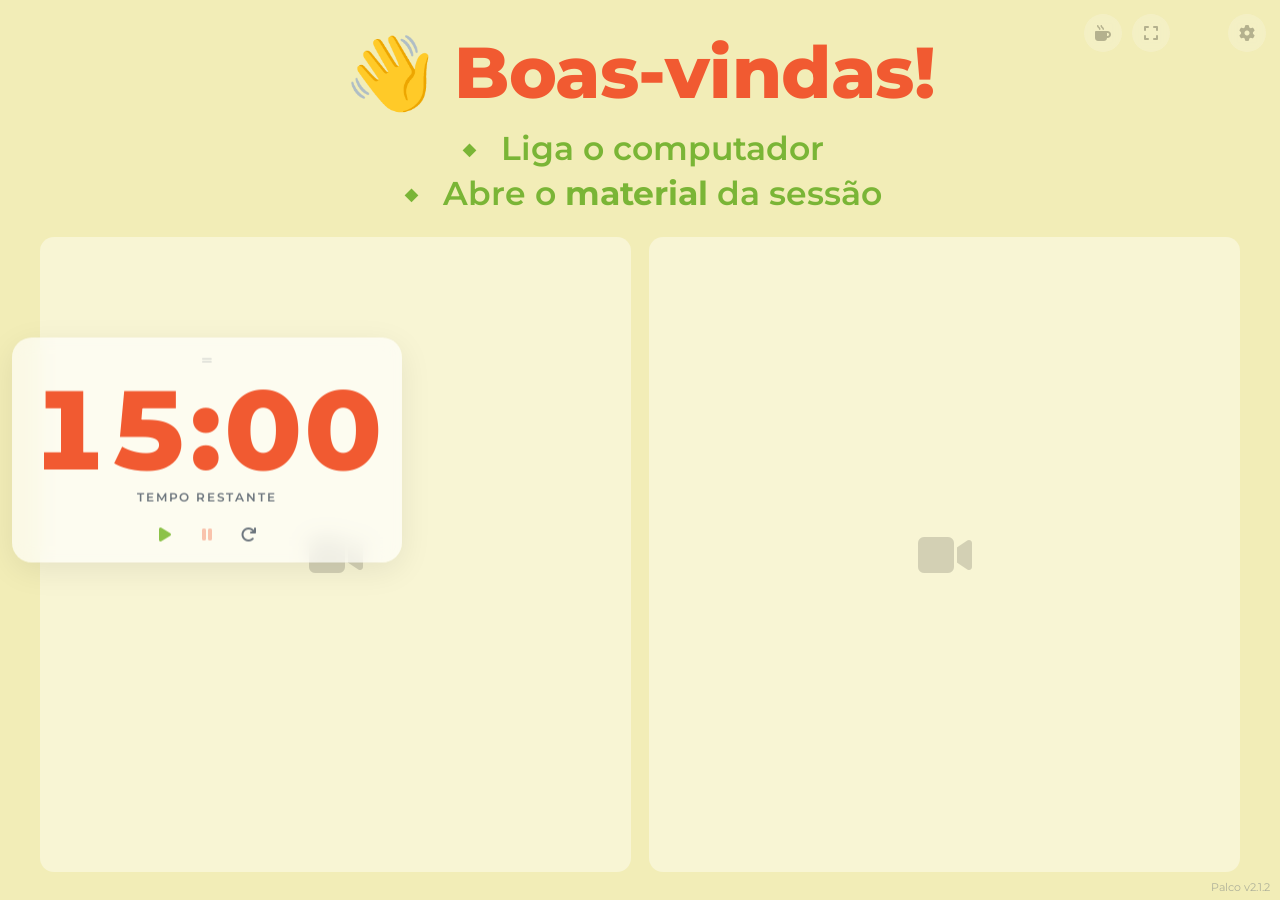
<file: index.html>
<!DOCTYPE html>
<html lang="pt">
<head>
    <meta charset="UTF-8">
    <meta name="viewport" content="width=device-width, initial-scale=1.0">
    <title>TV</title>
    <link rel="icon" href="data:image/svg+xml,<svg xmlns=%22http://www.w3.org/2000/svg%22 viewBox=%220 0 100 100%22><text y=%22.9em%22 font-size=%2290%22>⏱️</text></svg>">
    <link rel="stylesheet" href="https://cdnjs.cloudflare.com/ajax/libs/font-awesome/6.4.0/css/all.min.css">
    <link href="https://fonts.googleapis.com/css2?family=Montserrat:wght@400;500;600;700;800&display=swap" rel="stylesheet">
    <link rel="stylesheet" href="css/base.css">
    <link rel="stylesheet" href="css/board.css">
</head>
<body>

<!-- Botões mínimos no canto -->
<button class="round-btn break-btn" id="breakBtn" title="Pausa (P)">
    <i class="fas fa-mug-hot"></i>
</button>
<button class="round-btn fullscreen-btn" id="fullscreenBtn" title="Ecrã inteiro (F)">
    <i class="fas fa-expand"></i>
</button>
<button class="round-btn gear-btn" id="gearBtn" title="Abrir controlo (G)">
    <i class="fas fa-cog"></i>
</button>

<!-- Quadro -->
<main class="board">
    <header class="board-header">
        <h1 class="scene-title" id="sceneTitle"></h1>
        <div class="scene-subtext" id="sceneSubtext"></div>
    </header>

    <section class="board-media" id="boardMedia">
        <div class="media-slot" id="mediaSlot1">
            <div class="media-frame" id="mediaFrame1"></div>
            <div class="media-empty" id="mediaEmpty1"><i class="fas fa-video"></i></div>
        </div>
        <div class="media-slot" id="mediaSlot2">
            <div class="media-frame" id="mediaFrame2"></div>
            <div class="media-empty" id="mediaEmpty2"><i class="fas fa-video"></i></div>
        </div>
        <div class="media-slot media-slot-site hidden" id="mediaSlotSite">
            <div class="media-frame" id="mediaFrameSite"></div>
            <div class="media-empty" id="mediaEmptySite"><i class="fas fa-globe"></i></div>
        </div>
        <div class="media-slot media-slot-images" id="mediaSlotImages">
            <div class="slideshow" id="slideshow">
                <img class="slide" alt="">
                <img class="slide" alt="">
            </div>
            <div class="media-empty" id="mediaEmptyImages"><i class="fas fa-images"></i></div>
        </div>
    </section>
</main>

<!-- Timer compacto -->
<div class="compact-timer hidden" id="compactTimer">
    <div class="ct-handle" title="Arrastar (duplo clique: posição automática)"><i class="fas fa-grip-lines"></i></div>
    <div class="ct-time" id="ctTime">10:00</div>
    <div class="ct-controls">
        <button class="ct-btn start" id="ctStart" title="Iniciar"><i class="fas fa-play"></i></button>
        <button class="ct-btn pause" id="ctPause" title="Pausar" disabled><i class="fas fa-pause"></i></button>
        <button class="ct-btn reset" id="ctReset" title="Repor o tempo"><i class="fas fa-redo"></i></button>
    </div>
</div>

<!-- Timer grande -->
<aside class="big-timer" id="bigTimer">
    <div class="bt-handle" title="Arrastar"><i class="fas fa-grip-lines"></i></div>
    <div class="bt-time" id="btTime">10:00</div>
    <div class="bt-label">Tempo Restante</div>
    <div class="bt-controls">
        <button class="bt-btn start" id="btStart" title="Iniciar"><i class="fas fa-play"></i></button>
        <button class="bt-btn pause" id="btPause" title="Pausar" disabled><i class="fas fa-pause"></i></button>
        <button class="bt-btn reset" id="btReset" title="Repor o tempo"><i class="fas fa-redo"></i></button>
    </div>
</aside>

<!-- Notificações -->
<div class="notification" id="notification"></div>

<div class="minute-notification" id="minuteNotification">
    <div class="minute-notification-icon"><i class="fas fa-clock"></i></div>
    <div class="minute-notification-text">&lt;1 Minuto!</div>
    <div class="minute-notification-subtext">Prepara-te para terminar</div>
</div>

<div class="fullscreen-notification" id="fullscreenNotification">
    <div class="fullscreen-notification-icon"><i class="fas fa-bell"></i></div>
    <div class="fullscreen-notification-text">Tempo Terminado!</div>
    <button class="fullscreen-notification-btn" id="closeFullscreenNotification">OK</button>
</div>

<div class="footer app-credits"></div>

<script src="https://code.jquery.com/jquery-3.6.4.min.js"></script>
<script src="js/app-info.js"></script>
<script src="js/utils.js"></script>
<script src="js/scenes.js"></script>
<script src="js/store.js"></script>
<script src="js/sync.js"></script>
<script src="js/notify.js"></script>
<script src="js/timer.js"></script>
<script src="js/draggable.js"></script>
<script src="js/images.js"></script>
<script src="js/slideshow.js"></script>
<script src="js/media.js"></script>
<script src="js/board-view.js"></script>
<script src="js/actions.js"></script>
<script src="js/app-board.js"></script>
</body>
</html>
</file>
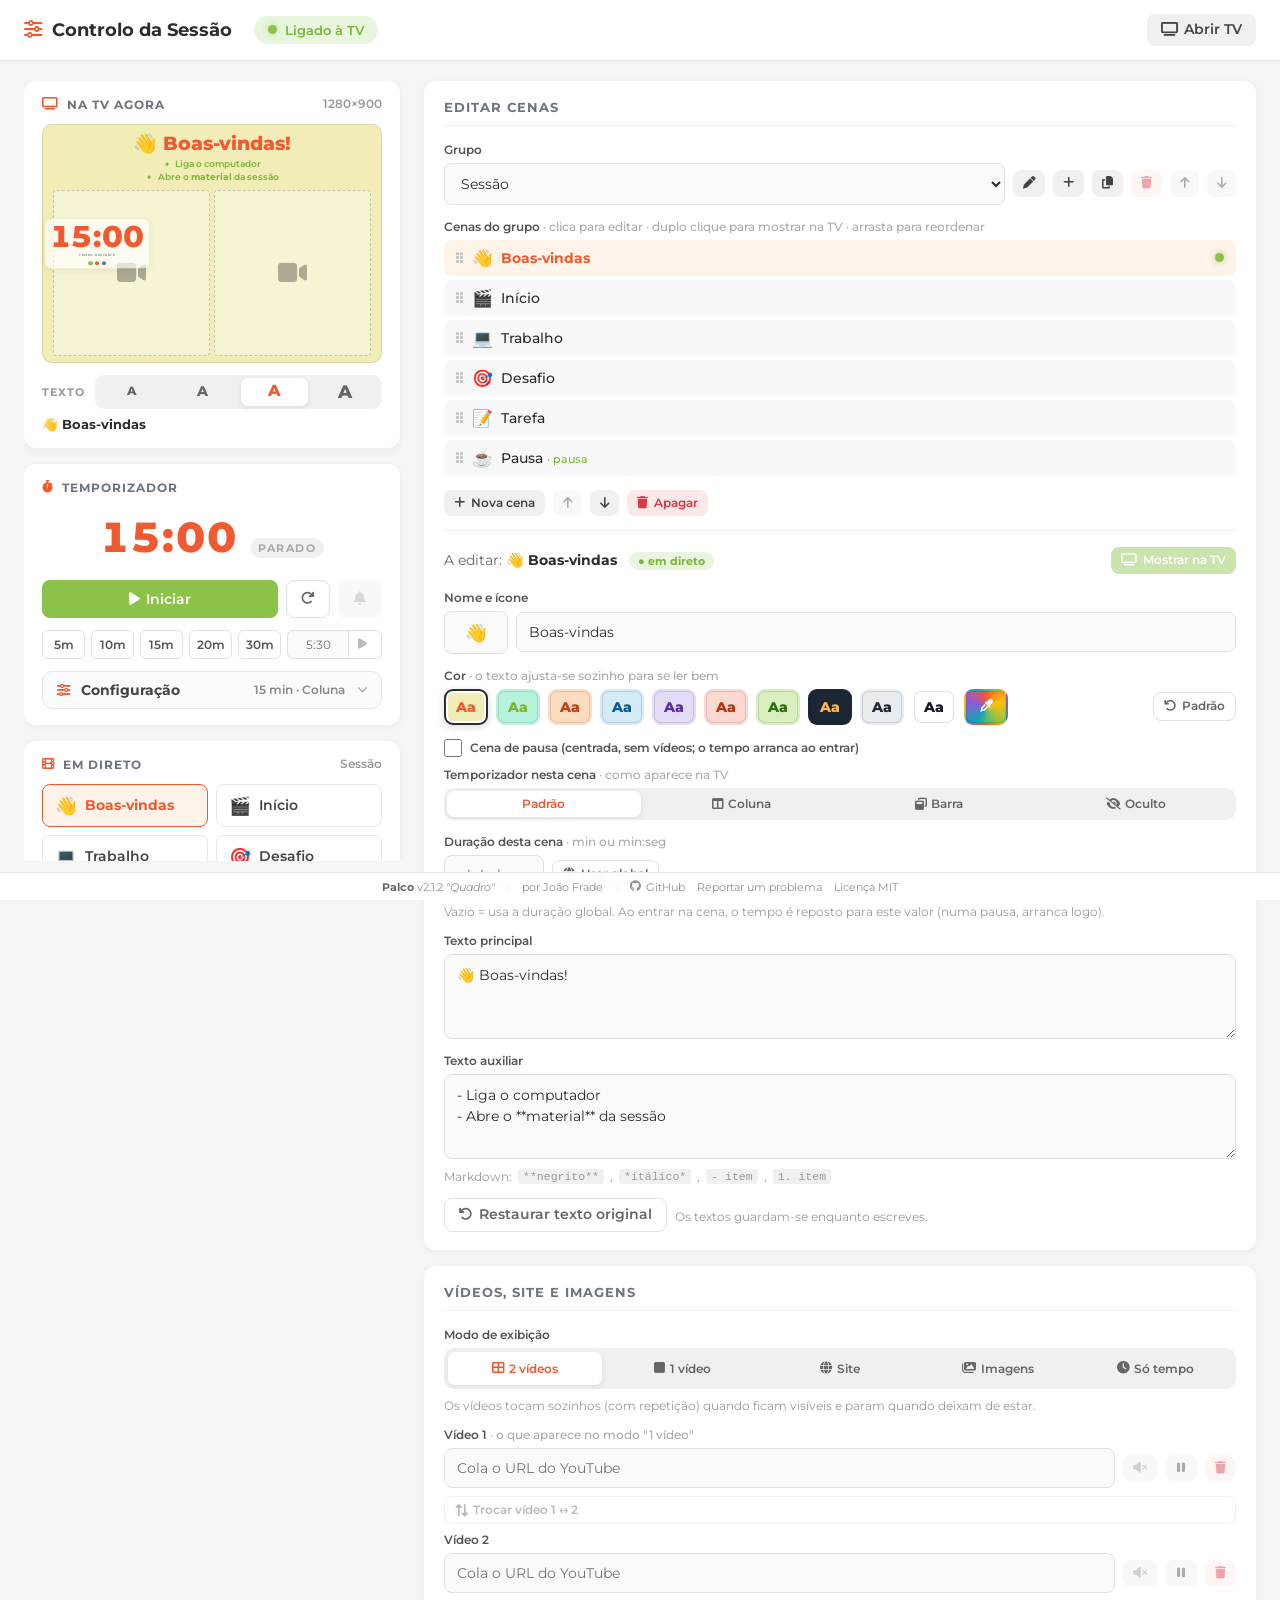
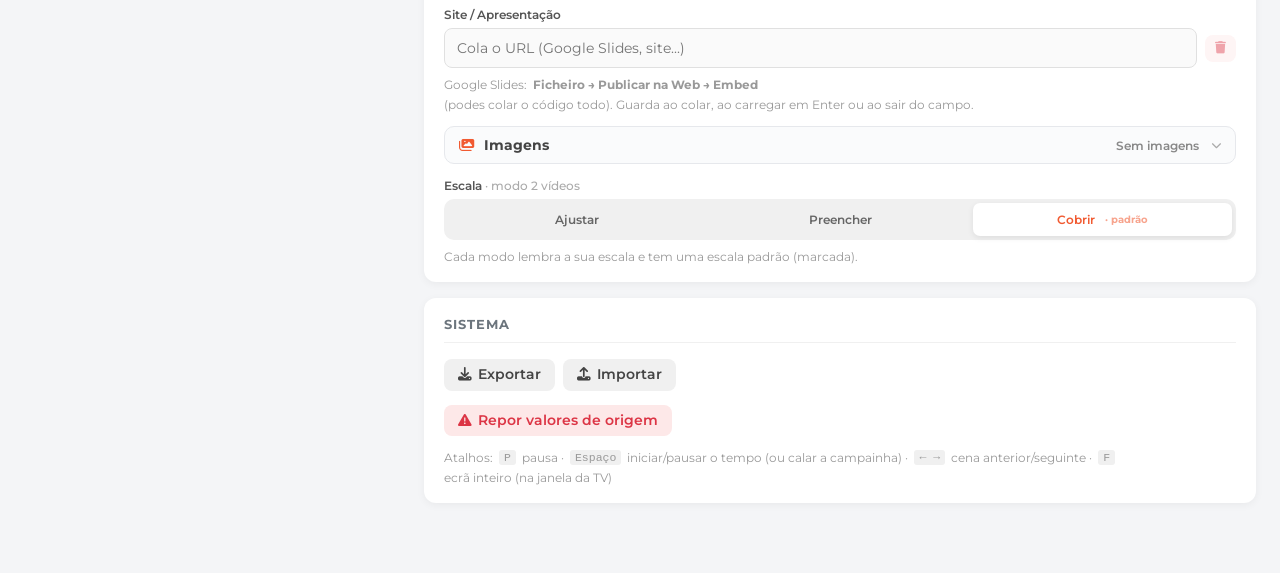
<file: control.html>
<!DOCTYPE html>
<html lang="pt">
<head>
    <meta charset="UTF-8">
    <meta name="viewport" content="width=device-width, initial-scale=1.0">
    <title>Controlo</title>
    <link rel="icon" href="data:image/svg+xml,<svg xmlns=%22http://www.w3.org/2000/svg%22 viewBox=%220 0 100 100%22><text y=%22.9em%22 font-size=%2290%22>🎛️</text></svg>">
    <link rel="stylesheet" href="https://cdnjs.cloudflare.com/ajax/libs/font-awesome/6.4.0/css/all.min.css">
    <link href="https://fonts.googleapis.com/css2?family=Montserrat:wght@400;500;600;700;800&display=swap" rel="stylesheet">
    <link rel="stylesheet" href="css/base.css">
    <link rel="stylesheet" href="css/control.css">
</head>
<body class="control-body">

<!-- ============================================================
     CABEÇALHO
     ============================================================ -->
<header class="control-header">
    <div class="ctrl-header-left">
        <h1><i class="fas fa-sliders-h"></i> Controlo da Sessão</h1>
        <div class="conn-status" id="connStatus">
            <span class="conn-dot"></span>
            <span class="conn-label">A ligar...</span>
        </div>
    </div>
    <div class="ctrl-header-right">
        <button class="ctrl-btn" id="openTvBtn">
            <i class="fas fa-tv"></i> Abrir TV
        </button>
    </div>
</header>

<!-- ============================================================
     CORPO
     ============================================================ -->
<div class="control-main">

    <!-- ===================== ESQUERDA ===================== -->
    <aside class="control-left">

        <!-- Pré-visualização da TV -->
        <section class="ctrl-card preview-card">
            <h2><i class="fas fa-tv"></i> Na TV agora <small class="h2-sub" id="tvSize"></small></h2>

            <div class="mini-tv" id="miniTv" aria-label="Pré-visualização da TV (1080p)">
                <div class="mini-readout" id="miniReadout"></div>
                <div class="mini-stage">
                    <div class="mini-board">
                        <div class="mini-header" id="miniHeader">
                            <div class="mini-title" id="previewTitle"></div>
                            <div class="mini-sub" id="previewSubtext"></div>
                        </div>
                        <div class="mini-media" id="miniMedia"></div>
                    </div>
                    <div class="mini-big" id="miniBig">
                        <div class="mini-time"></div>
                        <div class="mini-label">Tempo restante</div>
                        <div class="mini-ctrls"><i class="go"></i><i class="warn"></i><i class="idle"></i></div>
                    </div>
                    <div class="mini-compact" id="miniCompact">
                        <div class="mini-time"></div>
                        <div class="mini-ctrls"><i class="go"></i><i class="warn"></i><i class="idle"></i></div>
                    </div>
                </div>
            </div>

            <div class="text-size">
                <span class="text-size-label">Texto</span>
                <div class="segmented small" id="textSizeSegmented" title="Tamanho do texto na TV: aumenta para quem está ao fundo da sala">
                    <button data-text-size="normal" title="Normal"><span style="font-size:.74rem">A</span></button>
                    <button data-text-size="medium" title="Médio"><span style="font-size:.86rem">A</span></button>
                    <button data-text-size="large" title="Grande"><span style="font-size:.98rem">A</span></button>
                    <button data-text-size="xlarge" title="Muito grande"><span style="font-size:1.14rem">A</span></button>
                </div>
            </div>

            <div class="preview-caption">
                <strong id="stateScene">-</strong>
            </div>
        </section>

        <!-- Temporizador -->
        <section class="ctrl-card">
            <h2><i class="fas fa-stopwatch"></i> Temporizador</h2>
            <div class="remote-timer">
                <div class="remote-time-wrap">
                    <div class="remote-time" id="remoteTime">10:00</div>
                    <div class="remote-status" id="remoteStatus">parado</div>
                </div>

                <div class="remote-controls">
                    <button class="ctrl-btn big success" id="remoteToggle" disabled>
                        <i class="fas fa-play"></i> <span>Iniciar</span>
                    </button>
                    <button class="ctrl-btn ghost icon-btn" id="remoteReset" title="Repor o tempo" disabled>
                        <i class="fas fa-redo"></i>
                    </button>
                    <button class="ctrl-btn alarm-btn" id="alarmBtn" title="Campainha (acende quando o tempo acaba, clica para calar)" disabled>
                        <i class="fas fa-bell"></i>
                    </button>
                </div>

                <div class="quick-start">
                    <button data-secs="300" class="preset-btn" title="Iniciar 5 minutos">5m</button>
                    <button data-secs="600" class="preset-btn" title="Iniciar 10 minutos">10m</button>
                    <button data-secs="900" class="preset-btn" title="Iniciar 15 minutos">15m</button>
                    <button data-secs="1200" class="preset-btn" title="Iniciar 20 minutos">20m</button>
                    <button data-secs="1800" class="preset-btn" title="Iniciar 30 minutos">30m</button>
                    <div class="custom-start">
                        <input type="text" id="customMinutes" class="ctrl-input" placeholder="5:30" autocomplete="off"
                               title="Minutos (5) ou min:seg (5:30). Enter para iniciar">
                        <button id="applyCustomBtn" title="Iniciar com este tempo" disabled>
                            <i class="fas fa-play"></i><span id="customPreview"></span>
                        </button>
                    </div>
                </div>

                <details class="collapsible" id="timerConfig">
                    <summary>
                        <span class="sum-title"><i class="fas fa-sliders-h"></i> Configuração</span>
                        <span class="sum-meta" id="timerConfigMeta"></span>
                    </summary>
                    <div class="collapsible-body">
                        <div class="cfg-row">
                            <label for="timerMinutes">Duração global</label>
                            <input type="text" id="timerMinutes" class="ctrl-input small" value="15" autocomplete="off"
                                   title="Minutos (15) ou min:seg (7:30). Guarda ao sair do campo ou com Enter">
                            <span class="unit">min</span>
                        </div>
                        <div class="form-row">
                            <label>Aparência padrão</label>
                            <div class="segmented small" id="timerDefaultSegmented">
                                <button data-timer-mode="big"><i class="fas fa-columns"></i> Coluna</button>
                                <button data-timer-mode="compact"><i class="fas fa-window-restore"></i> Barra</button>
                                <button data-timer-mode="hidden"><i class="fas fa-eye-slash"></i> Oculto</button>
                            </div>
                        </div>
                    </div>
                </details>
            </div>
        </section>

        <!-- Cenas rápidas -->
        <section class="ctrl-card">
            <h2><i class="fas fa-film"></i> Em direto <small class="h2-sub" id="quickGroupName"></small></h2>
            <div class="quick-scenes" id="quickScenes"></div>
        </section>

    </aside>

    <!-- ===================== DIREITA ===================== -->
    <main class="control-right">

        <!-- Editor de cenas (independente do que está na TV) -->
        <section class="ctrl-section">
            <h2>Editar cenas</h2>

            <div class="form-row">
                <label for="groupSelect">Grupo</label>
                <div class="inline-controls group-controls">
                    <select id="groupSelect" class="ctrl-input"></select>
                    <button class="ctrl-btn small" id="renameGroupBtn" title="Mudar o nome do grupo">
                        <i class="fas fa-pen"></i>
                    </button>
                    <button class="ctrl-btn small" id="newGroupBtn" title="Novo grupo">
                        <i class="fas fa-plus"></i>
                    </button>
                    <button class="ctrl-btn small" id="duplicateGroupBtn" title="Duplicar grupo (com todas as cenas)">
                        <i class="fas fa-copy"></i>
                    </button>
                    <button class="ctrl-btn small danger" id="deleteGroupBtn" title="Apagar grupo">
                        <i class="fas fa-trash"></i>
                    </button>
                    <button class="ctrl-btn small" id="groupUpBtn" title="Subir grupo na lista">
                        <i class="fas fa-arrow-up"></i>
                    </button>
                    <button class="ctrl-btn small" id="groupDownBtn" title="Descer grupo na lista">
                        <i class="fas fa-arrow-down"></i>
                    </button>
                </div>
            </div>

            <div class="form-row">
                <label>Cenas do grupo <span class="label-note">· clica para editar · duplo clique para mostrar na TV · arrasta para reordenar</span></label>
                <div class="scene-list" id="sceneList"></div>
            </div>

            <div class="form-row actions">
                <button class="ctrl-btn small" id="newSceneBtn">
                    <i class="fas fa-plus"></i> Nova cena
                </button>
                <button class="ctrl-btn small" id="sceneUpBtn" title="Subir cena">
                    <i class="fas fa-arrow-up"></i>
                </button>
                <button class="ctrl-btn small" id="sceneDownBtn" title="Descer cena">
                    <i class="fas fa-arrow-down"></i>
                </button>
                <button class="ctrl-btn small danger" id="deleteSceneBtn">
                    <i class="fas fa-trash"></i> Apagar
                </button>
            </div>

            <div class="editor" id="sceneEditor">
                <div class="editor-head">
                    <div class="editor-title">
                        A editar: <strong id="editorTitle">-</strong>
                        <span class="badge-live hidden" id="editorLiveBadge">● em direto</span>
                    </div>
                    <button class="ctrl-btn small success" id="goLiveBtn">
                        <i class="fas fa-tv"></i> Mostrar na TV
                    </button>
                </div>

                <div class="form-row">
                    <label for="nameInput">Nome e ícone</label>
                    <div class="inline-controls">
                        <input type="text" id="emojiInput" class="ctrl-input emoji-input" maxlength="8" placeholder="📌" title="Ícone (emoji)">
                        <input type="text" id="nameInput" class="ctrl-input" maxlength="40" placeholder="Nome da cena">
                    </div>
                </div>

                <div class="form-row">
                    <label>Cor <span class="label-note">· o texto ajusta-se sozinho para se ler bem</span></label>
                    <div class="inline-controls">
                        <div class="swatches" id="themeSwatches"></div>
                        <button class="ctrl-btn small ghost" id="resetColorBtn" title="Voltar à cor padrão desta cena">
                            <i class="fas fa-undo"></i> Padrão
                        </button>
                    </div>
                </div>

                <div class="form-row checkbox-row">
                    <label class="check">
                        <input type="checkbox" id="sceneIsBreak">
                        <span>Cena de pausa (centrada, sem vídeos; o tempo arranca ao entrar)</span>
                    </label>
                </div>

                <div class="form-row" id="sceneTimerRow">
                    <label>Temporizador nesta cena <span class="label-note">· como aparece na TV</span></label>
                    <div class="segmented small" id="sceneTimerSegmented">
                        <button data-scene-timer="inherit">Padrão</button>
                        <button data-scene-timer="big"><i class="fas fa-columns"></i> Coluna</button>
                        <button data-scene-timer="compact"><i class="fas fa-window-restore"></i> Barra</button>
                        <button data-scene-timer="hidden"><i class="fas fa-eye-slash"></i> Oculto</button>
                    </div>
                </div>

                <div class="form-row">
                    <label for="sceneDuration">Duração desta cena <span class="label-note">· min ou min:seg</span></label>
                    <div class="inline-controls">
                        <input type="text" id="sceneDuration" class="ctrl-input small" placeholder="global" autocomplete="off">
                        <button class="ctrl-btn small ghost" id="sceneDurationClearBtn">
                            <i class="fas fa-globe"></i> Usar global
                        </button>
                    </div>
                    <div class="hint">Vazio = usa a duração global. Ao entrar na cena, o tempo é reposto para este valor (numa pausa, arranca logo).</div>
                </div>

                <div class="form-row">
                    <label for="textInput">Texto principal</label>
                    <textarea id="textInput" class="ctrl-textarea" rows="3"></textarea>
                </div>
                <div class="form-row">
                    <label for="subtextInput">Texto auxiliar</label>
                    <textarea id="subtextInput" class="ctrl-textarea" rows="3"></textarea>
                    <div class="hint">Markdown: <code>**negrito**</code>, <code>*itálico*</code>, <code>- item</code>, <code>1. item</code></div>
                </div>

                <div class="form-row actions">
                    <button class="ctrl-btn ghost" id="restoreTextBtn">
                        <i class="fas fa-undo"></i> Restaurar texto original
                    </button>
                    <span class="hint">Os textos guardam-se enquanto escreves.</span>
                </div>
            </div>
        </section>

        <!-- Media -->
        <section class="ctrl-section">
            <h2>Vídeos, site e imagens</h2>

            <div class="form-row">
                <label>Modo de exibição</label>
                <div class="segmented" id="layoutSegmented">
                    <button data-layout="double"><i class="fas fa-th-large"></i> 2 vídeos</button>
                    <button data-layout="single"><i class="fas fa-square"></i> 1 vídeo</button>
                    <button data-layout="site"><i class="fas fa-globe"></i> Site</button>
                    <button data-layout="images"><i class="fas fa-images"></i> Imagens</button>
                    <button data-layout="timer"><i class="fas fa-clock"></i> Só tempo</button>
                </div>
                <div class="hint">Os vídeos tocam sozinhos (com repetição) quando ficam visíveis e param quando deixam de estar.</div>
            </div>

            <div class="form-row">
                <label for="video1Url">Vídeo 1 <span class="label-note">· o que aparece no modo "1 vídeo"</span></label>
                <div class="inline-controls link-field" data-link="video1">
                    <div class="input-wrap">
                        <input type="text" id="video1Url" class="ctrl-input" placeholder="Cola o URL do YouTube" autocomplete="off">
                        <span class="link-status"></span>
                    </div>
                    <button class="ctrl-btn small mute-btn" data-toggle-mute="1" title="Som do vídeo 1">
                        <i class="fas fa-volume-xmark"></i>
                    </button>
                    <button class="ctrl-btn small" data-toggle-play="1" title="Pausar ou continuar o vídeo 1">
                        <i class="fas fa-pause"></i>
                    </button>
                    <button class="ctrl-btn small danger" data-link-remove title="Remover o vídeo 1">
                        <i class="fas fa-trash"></i>
                    </button>
                </div>
                <div class="field-msg" data-link-msg></div>
            </div>

            <div class="form-row swap-row">
                <button class="ctrl-btn small ghost" id="swapVideosBtn" title="Troca os dois vídeos (o som acompanha cada vídeo)">
                    <i class="fas fa-right-left fa-rotate-90"></i> Trocar vídeo 1 ↔ 2
                </button>
            </div>

            <div class="form-row">
                <label for="video2Url">Vídeo 2</label>
                <div class="inline-controls link-field" data-link="video2">
                    <div class="input-wrap">
                        <input type="text" id="video2Url" class="ctrl-input" placeholder="Cola o URL do YouTube" autocomplete="off">
                        <span class="link-status"></span>
                    </div>
                    <button class="ctrl-btn small mute-btn" data-toggle-mute="2" title="Som do vídeo 2">
                        <i class="fas fa-volume-xmark"></i>
                    </button>
                    <button class="ctrl-btn small" data-toggle-play="2" title="Pausar ou continuar o vídeo 2">
                        <i class="fas fa-pause"></i>
                    </button>
                    <button class="ctrl-btn small danger" data-link-remove title="Remover o vídeo 2">
                        <i class="fas fa-trash"></i>
                    </button>
                </div>
                <div class="field-msg" data-link-msg></div>
            </div>

            <div class="form-row">
                <label for="siteUrl">Site / Apresentação</label>
                <div class="inline-controls link-field" data-link="site">
                    <div class="input-wrap">
                        <input type="text" id="siteUrl" class="ctrl-input" placeholder="Cola o URL (Google Slides, site...)" autocomplete="off">
                        <span class="link-status"></span>
                    </div>
                    <button class="ctrl-btn small danger" data-link-remove title="Remover o site">
                        <i class="fas fa-trash"></i>
                    </button>
                </div>
                <div class="field-msg" data-link-msg></div>
                <div class="hint">Google Slides: <b>Ficheiro → Publicar na Web → Embed</b> (podes colar o código todo). Guarda ao colar, ao carregar em Enter ou ao sair do campo.</div>
            </div>

            <details class="collapsible" id="imagesBlock">
                <summary>
                    <span class="sum-title"><i class="fas fa-images"></i> Imagens</span>
                    <span class="sum-meta" id="galleryUsage">Sem imagens</span>
                </summary>
                <div class="collapsible-body">
                    <div class="dropzone" id="imageDrop" tabindex="0">
                        <i class="fas fa-cloud-arrow-up dz-icon"></i>
                        <span class="dz-text">Arrasta imagens ou uma pasta para aqui</span>
                        <div class="dz-actions">
                            <button class="ctrl-btn small" id="pickImagesBtn"><i class="fas fa-file-image"></i> Imagens</button>
                            <button class="ctrl-btn small" id="pickFolderBtn"><i class="fas fa-folder-open"></i> Pasta</button>
                        </div>
                    </div>
                    <input type="file" id="imageFiles" accept="image/*" multiple hidden>
                    <input type="file" id="imageFolder" webkitdirectory hidden>

                    <div class="thumb-grid" id="thumbGrid"></div>

                    <div class="gallery-row">
                        <label for="galleryInterval">Passar a cada</label>
                        <input type="number" id="galleryInterval" class="ctrl-input small" min="2" max="300">
                        <span class="unit">s</span>
                        <div class="gallery-transport">
                            <button class="ctrl-btn small" id="galleryPrev" title="Imagem anterior"><i class="fas fa-backward-step"></i></button>
                            <button class="ctrl-btn small" id="galleryToggle" title="Pausar ou continuar"><i class="fas fa-pause"></i></button>
                            <button class="ctrl-btn small" id="galleryNext" title="Imagem seguinte"><i class="fas fa-forward-step"></i></button>
                            <span class="gallery-counter" id="galleryCounter"></span>
                        </div>
                        <button class="ctrl-btn small danger push-right" id="clearImagesBtn" title="Apagar todas as imagens">
                            <i class="fas fa-trash"></i> Apagar todas
                        </button>
                    </div>
                    <div class="hint">Cópia reduzida, guardada só neste navegador. Ao remover, é apagada. Não vai na exportação.</div>
                </div>
            </details>

            <div class="form-row">
                <label>Escala <span class="label-note" id="scaleModeLabel"></span></label>
                <div class="segmented" id="scaleSegmented">
                    <button data-scale="fit">Ajustar</button>
                    <button data-scale="fill">Preencher</button>
                    <button data-scale="cover">Cobrir</button>
                </div>
                <div class="hint">Cada modo lembra a sua escala e tem uma escala padrão (marcada).</div>
            </div>
        </section>

        <!-- Sistema -->
        <section class="ctrl-section">
            <h2>Sistema</h2>

            <div class="form-row actions">
                <button class="ctrl-btn" id="exportBtn">
                    <i class="fas fa-download"></i> Exportar
                </button>
                <button class="ctrl-btn" id="importBtn">
                    <i class="fas fa-upload"></i> Importar
                </button>
            </div>

            <div class="form-row actions">
                <button class="ctrl-btn danger" id="resetAllBtn">
                    <i class="fas fa-exclamation-triangle"></i> Repor valores de origem
                </button>
            </div>

            <div class="hint">
                Atalhos: <code>P</code> pausa · <code>Espaço</code> iniciar/pausar o tempo (ou calar a campainha) · <code>← →</code> cena anterior/seguinte · <code>F</code>ecrã inteiro (na janela da TV)</div>
        </section>

    </main>
</div>

<footer class="control-footer">
    <span class="foot-id"><strong id="footName"></strong> <span id="footVersion"></span> <em id="footCodename"></em></span>
    <span class="sep">·</span>
    <span id="footAuthor"></span>
    <span class="sep">·</span>
    <a id="footRepo" target="_blank" rel="noopener noreferrer" title="Código no GitHub"><i class="fab fa-github"></i> GitHub</a>
    <a id="footIssues" target="_blank" rel="noopener noreferrer" title="Reportar um problema ou sugerir melhorias">Reportar um problema</a>
    <a id="footLicense" target="_blank" rel="noopener noreferrer"></a>
</footer>

<input type="file" id="importFile" accept="application/json" style="display:none;">
<div class="notification" id="notification"></div>

<script src="https://code.jquery.com/jquery-3.6.4.min.js"></script>
<script src="js/app-info.js"></script>
<script src="js/utils.js"></script>
<script src="js/scenes.js"></script>
<script src="js/store.js"></script>
<script src="js/sync.js"></script>
<script src="js/notify.js"></script>
<script src="js/actions.js"></script>
<script src="js/images.js"></script>
<script src="js/draggable.js"></script>
<script src="js/control-preview.js"></script>
<script src="js/control-gallery.js"></script>
<script src="js/app-control.js"></script>
</body>
</html>
</file>
<file: css/base.css>
/* =====================================================================
 * Base — variáveis, reset, fontes, componentes comuns
 * ===================================================================== */
* { margin: 0; padding: 0; box-sizing: border-box; }

:root {
    --bg-app: #f2edb7;
    --bg-break: #b7f2dc;
    --green: #8cc249;
    --green-dark: #7ab536;
    --orange: #f15a31;
    --orange-dark: #e04920;
    --gray: #6c757d;
    --danger: #dc3545;
    --cyan: #17a2b8;
    --amber: #ffc107;
    --text-dark: #2c2c2c;
    --text-muted: #6c757d;
}

html, body {
    width: 100%;
    height: 100%;
    margin: 0;
    padding: 0;
}

body {
    font-family: 'Montserrat', sans-serif;
    background-color: var(--bg-app);
    color: var(--text-dark);
    transition: background-color .35s ease;
}

/* --- Botões circulares discretos (canto) --- */
.round-btn {
    position: fixed;
    top: 14px;
    width: 38px;
    height: 38px;
    border-radius: 50%;
    border: none;
    background: rgba(255,255,255,.55);
    color: #444;
    font-size: 1rem;
    cursor: pointer;
    z-index: 900;
    display: flex;
    align-items: center;
    justify-content: center;
    opacity: .35;
    transition: opacity .25s, background .25s, transform .2s;
    backdrop-filter: blur(4px);
}
.round-btn:hover {
    opacity: 1;
    background: #fff;
    transform: scale(1.05);
    box-shadow: 0 4px 14px rgba(0,0,0,.15);
}
.round-btn.active { opacity: 1; background: var(--orange); color: #fff; }

/* --- Notificações (toast) --- */
.notification {
    position: fixed;
    bottom: 22px;
    left: 50%;
    transform: translateX(-50%);
    background: var(--green);
    color: #fff;
    padding: 12px 22px;
    border-radius: 10px;
    box-shadow: 0 6px 24px rgba(0,0,0,.2);
    font-weight: 600;
    font-size: .9rem;
    z-index: 2000;
    display: none;
    align-items: center;
    gap: 10px;
}
.notification.visible {
    display: flex;
    animation: toastIn .2s ease both;
}
@keyframes toastIn {
    from { opacity: 0; transform: translate(-50%, 8px); }
    to   { opacity: 1; transform: translate(-50%, 0); }
}
.notification.timer { background: var(--orange); }
.notification.warning { background: var(--amber); color: #333; }

/* --- Markdown lists --- */
.md-list-item {
    display: inline-block;
    text-align: left;
    padding-left: 1.4em;
    position: relative;
    margin: 1px 0;
}
.md-list-item::before {
    content: "◆";
    position: absolute;
    left: .25em;
    font-size: .78em;
    top: .15em;
}

/* Lista numerada: o número escrito, a negrito, com a cor do texto */
.md-ordered { padding-left: 1.9em; }
.md-ordered::before {
    content: attr(data-n) ".";
    left: 0;
    top: 0;
    font-size: 1em;
    font-weight: 800;
    font-variant-numeric: tabular-nums;
}
</file>
<file: css/board.css>
/* =====================================================================
 * Board — estilos do index.html (TV)
 * ===================================================================== */
html, body { overflow: hidden; }

body.sound-active .round-btn { display: none; }

.break-btn        { right: 158px; }
.fullscreen-btn   { right: 110px; }
.gear-btn         { right: 14px; }

/* =====================================================================
 * Quadro
 * ===================================================================== */
.board {
    width: 100%;
    height: 100%;
    display: grid;
    grid-template-columns: 1fr;
    grid-template-rows: auto 1fr;
    padding: 32px 40px 28px;
    gap: 22px;
}

.board-header {
    text-align: center;
    max-width: calc(1200px * var(--ts, 1));
    margin: 0 auto;
    width: 100%;
}

.scene-title {
    font-size: calc(clamp(2rem, 4vw, 3.6rem) * var(--ts, 1));
    font-weight: 800;
    line-height: 1.15;
    color: var(--scene-title, var(--orange));
    letter-spacing: -.5px;
    white-space: pre-wrap;
    word-break: break-word;
}

.scene-subtext {
    font-size: calc(clamp(1.05rem, 1.5vw, 1.5rem) * var(--ts-sub, 1));
    font-weight: 600;
    line-height: 1.3;
    color: var(--scene-sub, var(--green-dark));
    margin-top: 12px;
    white-space: pre-wrap;
    word-break: break-word;
    max-width: calc(900px * var(--ts, 1));
    margin-left: auto;
    margin-right: auto;
    text-align: center;
}
.scene-subtext:empty { display: none; }


/* =====================================================================
 * Media — com fade in ao sair da pausa
 * ===================================================================== */
.board-media {
    display: grid;
    grid-template-columns: 1fr 1fr;
    grid-template-rows: 1fr;
    gap: 18px;
    min-height: 0;
    max-width: 1600px;
    width: 100%;
    margin: 0 auto;
}
body:not(.break-mode):not(.layout-timer) .board-media {
    animation: mediaFadeIn .3s ease both;
}
@keyframes mediaFadeIn {
    from { opacity: 0; transform: scale(.98); }
    to   { opacity: 1; transform: scale(1); }
}
body.break-mode .board-media,
body.layout-timer .board-media { display: none; }

/* Barra compacta por baixo do texto: reserva o espaço dela (≈ 50 px de altura)
   mais o intervalo, para não tapar os vídeos. --compact-gap vem de BoardView. */
body.compact-auto .board-media { margin-top: calc(var(--compact-gap, 22px) + var(--compact-h, 50px) - 14px); }

.board-media.single { grid-template-columns: 1fr; }
.board-media.single .media-slot#mediaSlot2 { display: none; }
.board-media.site .media-slot#mediaSlot1,
.board-media.site .media-slot#mediaSlot2 { display: none; }
.board-media.site .media-slot-site { display: flex; grid-column: 1 / -1; }

/* Modo Imagens: mesmo espaço do site; o fundo é transparente, por isso o da cena vê-se por trás */
.board-media.images .media-slot#mediaSlot1,
.board-media.images .media-slot#mediaSlot2 { display: none; }
.board-media.images .media-slot-images { display: flex; grid-column: 1 / -1; }

.media-slot {
    display: flex;
    align-items: stretch;
    justify-content: stretch;
    border-radius: 14px;
    overflow: hidden;
    position: relative;
    min-height: 0;
}
.media-slot-site,
.media-slot-images { display: none; }

/* A própria imagem (não só o espaço) tem os cantos arredondados, como os vídeos.
   Em "ajustar" o tamanho vem da proporção (--ar, posta pelo JS) e do espaço disponível. */
.slideshow { position: absolute; inset: 0; container-type: size; }
.slideshow .slide {
    position: absolute;
    left: 50%;
    top: 50%;
    transform: translate(-50%, -50%);
    width: min(100cqw, calc(100cqh * var(--ar, 1.7778)));
    aspect-ratio: var(--ar, 1.7778);
    border-radius: 14px;
    opacity: 0;
    transition: opacity .6s ease;
}
.slideshow.cover .slide {
    width: 100%;
    height: 100%;
    aspect-ratio: auto;
    object-fit: cover;
}
.slideshow .slide.on { opacity: 1; }
.media-slot-site.hidden { display: none; }

.media-frame { position: absolute; inset: 0; overflow: hidden; }
.media-frame iframe {
    border: none;
    position: absolute;
    top: 50%;
    left: 50%;
    width: 100%;
    height: 100%;
    transform-origin: center center;
    transform: translate(-50%,-50%) scale(1.3);
    transition: transform .25s ease;
}

.media-empty {
    position: absolute;
    inset: 0;
    display: flex;
    align-items: center;
    justify-content: center;
    background: rgba(255,255,255,.4);
    color: rgba(0,0,0,.15);
    font-size: 3rem;
    pointer-events: none;
    box-shadow: 0 6px 20px rgba(0,0,0,.06);
}
.media-empty.hidden { display: none; }

/* =====================================================================
 * TIMER GRANDE — modo normal
 * ===================================================================== */
.big-timer {
    position: fixed;
    left: 22px;
    top: 50%;
    transform: translateY(-50%);
    display: flex;
    flex-direction: column;
    align-items: center;
    gap: 4px;
    background: var(--scene-card, rgba(255,255,255,.65));
    backdrop-filter: blur(10px);
    border-radius: 20px;
    padding: 14px 18px 12px;
    box-shadow: 0 8px 32px rgba(0,0,0,.08);
    z-index: 800;
    transition: opacity .3s ease;
}
.big-timer.hidden { opacity: 0; pointer-events: none; }

.bt-handle {
    touch-action: none;
    color: var(--gray);
    opacity: .25;
    font-size: .7rem;
    padding: 2px 6px;
    cursor: grab;
    transition: opacity .2s;
}
.bt-handle:hover { opacity: .9; }
.bt-handle:active { cursor: grabbing; }

.bt-time {
    font-size: calc(5rem * var(--ts, 1));
    font-weight: 800;
    color: var(--scene-timer, var(--orange));
    letter-spacing: 2px;
    line-height: 1;
    font-variant-numeric: tabular-nums;
    text-align: center;
    transition: color .4s ease;
}
.bt-label {
    font-size: .75rem;
    font-weight: 600;
    color: var(--scene-muted, var(--text-muted));
    letter-spacing: 1.8px;
    text-transform: uppercase;
    margin-bottom: 6px;
}
.bt-controls {
    display: flex;
    flex-direction: row;
    gap: 10px;
    width: auto;
    margin-top: 4px;
}
.bt-btn {
    width: 32px;
    height: 32px;
    border: none;
    border-radius: 0;
    background: transparent;
    cursor: pointer;
    font-size: 1rem;
    color: var(--gray);
    display: flex;
    align-items: center;
    justify-content: center;
    transition: transform .15s, opacity .2s;
}
.bt-btn.start  { color: var(--green); }
.bt-btn.pause  { color: var(--orange); }
.bt-btn.reset  { color: var(--gray); }
.bt-btn:hover:not(:disabled) { transform: scale(1.2); }
.bt-btn:disabled { opacity: .35; cursor: not-allowed; }

.big-timer.urgent .bt-time { animation: btPulse 1.4s ease-in-out infinite; }
@keyframes btPulse {
    0%,100% { transform: scale(1); }
    50% { transform: scale(1.04); }
}

/* =====================================================================
 * TIMER COMPACTO
 * ===================================================================== */
.compact-timer {
    position: fixed;
    left: 50%;
    transform: translateX(-50%);
    top: 22px;
    display: flex;
    align-items: center;
    gap: 12px;
    background: var(--scene-card-solid, rgba(255,255,255,.92));
    backdrop-filter: blur(10px);
    padding: 8px 16px 8px 8px;
    border-radius: 40px;
    box-shadow: 0 8px 28px rgba(0,0,0,.12);
    z-index: 850;
    user-select: none;
}
.compact-timer.hidden { display: none; }

.ct-handle {
    touch-action: none;
    color: var(--gray);
    cursor: grab;
    padding: 6px 4px;
    font-size: .85rem;
    opacity: .5;
}
.ct-handle:active { cursor: grabbing; }

.ct-time {
    font-size: calc(1.8rem * var(--ts, 1));
    font-weight: 800;
    color: var(--scene-timer, var(--orange));
    font-variant-numeric: tabular-nums;
    letter-spacing: 1px;
    min-width: calc(96px * var(--ts, 1));
    text-align: center;
}
.ct-controls { display: flex; gap: 6px; }
.ct-btn {
    width: 34px;
    height: 34px;
    border: none;
    border-radius: 50%;
    color: #fff;
    font-size: .85rem;
    cursor: pointer;
    display: flex;
    align-items: center;
    justify-content: center;
    transition: transform .15s;
}
.ct-btn.start { background: var(--green); }
.ct-btn.pause { background: var(--orange); }
.ct-btn.reset { background: var(--gray); }
.ct-btn:hover:not(:disabled) { transform: scale(1.1); }
.ct-btn:disabled { opacity: .4; cursor: not-allowed; }

/* =====================================================================
 * MODO PAUSA (break-mode)
 * ===================================================================== */

body.break-mode .board {
    display: flex;
    flex-direction: column;
    align-items: center;
    justify-content: flex-start;
    padding: 48px 40px 40px;
    gap: 0;
    grid-template-columns: none;
    grid-template-rows: none;
}
body.break-mode .board-header { max-width: calc(900px * var(--ts, 1)); width: 100%; }
body.break-mode .scene-title {
    font-size: calc(clamp(1.8rem, 3vw, 2.6rem) * var(--ts, 1));
    text-align: center;
}
body.break-mode .scene-subtext {
    font-size: calc(clamp(1.1rem, 1.6vw, 1.5rem) * var(--ts-sub, 1));
    max-width: calc(700px * var(--ts, 1));
    margin: 14px auto 0;
    text-align: center;
}
body.break-mode .big-timer.urgent .bt-time {
    color: var(--orange);
    animation: btPulseBreak 1.2s ease-in-out infinite;
}
@keyframes btPulseBreak {
    0%,100% { transform: scale(1); }
    50% { transform: scale(1.06); }
}

/* =====================================================================
 * LAYOUT 'TIMER' (só tempo) — herói centrado como em pausa,
 * mas com cores normais
 * ===================================================================== */
body.layout-timer .board {
    display: flex;
    flex-direction: column;
    align-items: center;
    justify-content: flex-start;
    padding: 48px 40px 40px;
    gap: 0;
    grid-template-columns: none;
    grid-template-rows: none;
}
body.layout-timer .board-header { max-width: calc(900px * var(--ts, 1)); width: 100%; }

/* O timer grande fica centrado quando em pausa OU em layout 'timer' */
body.break-mode .big-timer,
body.layout-timer .big-timer {
    position: fixed;
    inset: 0 !important;
    left: 0 !important;
    top: 0 !important;
    right: 0 !important;
    bottom: 0 !important;
    width: 100vw;
    height: 100vh;
    transform: none !important;
    display: flex;
    flex-direction: column;
    align-items: center;
    justify-content: center;
    gap: 8px;
    background: transparent;
    box-shadow: none;
    backdrop-filter: none;
    padding: 0;
    opacity: 1 !important;
    pointer-events: none;
}
body.break-mode .big-timer > *,
body.layout-timer .big-timer > * { pointer-events: auto; }
body.break-mode .big-timer.hidden,
body.layout-timer .big-timer.hidden { display: none; }
body.break-mode .bt-handle,
body.layout-timer .bt-handle { display: none; }

body.break-mode .bt-time,
body.layout-timer .bt-time {
    font-size: clamp(7rem, 18vw, 14rem);
    letter-spacing: 4px;
    line-height: 1;
    text-align: center;
    width: 100%;
    transition: color .4s ease;
}
body.break-mode .bt-label,
body.layout-timer .bt-label {
    font-size: 1.1rem;
    color: var(--scene-muted, var(--gray));
    letter-spacing: 2px;
    margin-bottom: 14px;
    text-align: center;
    width: 100%;
}
body.break-mode .bt-controls,
body.layout-timer .bt-controls {
    flex-direction: row;
    gap: 14px;
    width: auto;
    justify-content: center;
}
body.break-mode .bt-btn,
body.layout-timer .bt-btn {
    width: 56px;
    height: 56px;
    padding: 0;
    border-radius: 50%;
    font-size: 1.15rem;
    background: var(--scene-card, rgba(255,255,255,.65));
}
body.break-mode .bt-btn.start,
body.layout-timer .bt-btn.start  { color: var(--green); }
body.break-mode .bt-btn.pause,
body.layout-timer .bt-btn.pause  { color: var(--orange); }
body.break-mode .bt-btn.reset,
body.layout-timer .bt-btn.reset  { color: var(--gray); }

/* =====================================================================
 * Notificações (fullscreen, minute)
 * ===================================================================== */
.minute-notification {
    position: fixed;
    top: 50%; left: 50%;
    transform: translate(-50%,-50%) scale(.9);
    background: #fff;
    padding: 40px 52px;
    border-radius: 20px;
    box-shadow: 0 12px 48px rgba(0,0,0,.25);
    z-index: 1500;
    text-align: center;
    display: none;
    opacity: 0;
    transition: all .3s ease;
}
.minute-notification.active {
    display: block; opacity: 1;
    transform: translate(-50%,-50%) scale(1);
}
.minute-notification-icon { font-size: 4rem; color: var(--orange); margin-bottom: 18px; }
.minute-notification-text { font-size: 2rem; font-weight: 800; color: var(--text-dark); margin-bottom: 8px; }
.minute-notification-subtext { font-size: 1.05rem; color: var(--gray); }

.fullscreen-notification {
    position: fixed;
    inset: 0;
    background: rgba(241,90,49,.97);
    z-index: 3000;
    display: none;
    flex-direction: column;
    align-items: center;
    justify-content: center;
    gap: 32px;
}
.fullscreen-notification.active { display: flex; }
.fullscreen-notification-icon {
    font-size: 8rem; color: #fff;
    animation: pulse 1.5s ease-in-out infinite;
}
@keyframes pulse {
    0%,100% { transform: scale(1); opacity: 1; }
    50% { transform: scale(1.1); opacity: .8; }
}
.fullscreen-notification-text { font-size: 4rem; font-weight: 800; color: #fff; text-align: center; }
.fullscreen-notification-btn {
    padding: 20px 48px;
    border: none;
    border-radius: 14px;
    background: #fff;
    color: var(--orange);
    font-family: 'Montserrat', sans-serif;
    font-weight: 700;
    font-size: 1.4rem;
    cursor: pointer;
    transition: all .2s;
}
.fullscreen-notification-btn:hover {
    transform: scale(1.05);
    box-shadow: 0 8px 24px rgba(0,0,0,.3);
}

.footer {
    position: fixed;
    bottom: 6px; right: 10px;
    font-size: .68rem;
    color: var(--scene-muted, #6c757d);
    opacity: .5;
    font-weight: 400;
    z-index: 100;
    pointer-events: none;
}
body.sound-active .footer { display: none; }
</file>
<file: css/control.css>
/* =====================================================================
 * Control — estilos do control.html (portátil)
 * ===================================================================== */
.control-body {
    padding-bottom: 28px;                 /* espaço do rodapé fixo */
    background: #f4f5f7;
    overflow-y: auto;
    min-height: 100vh;
    height: auto;
}

/* =====================================================================
 * Cabeçalho
 * ===================================================================== */
.control-header {
    display: flex;
    align-items: center;
    justify-content: space-between;
    padding: 14px 24px;
    background: #fff;
    border-bottom: 1px solid #e6e8ec;
    box-shadow: 0 1px 4px rgba(0,0,0,.04);
    position: sticky;
    top: 0;
    z-index: 100;
}

.ctrl-header-left {
    display: flex;
    align-items: center;
    gap: 22px;
}

.control-header h1 {
    font-size: 1.15rem;
    font-weight: 700;
    color: var(--text-dark);
    display: flex;
    align-items: center;
    gap: 10px;
}
.control-header h1 i { color: var(--orange); }

.conn-status {
    display: flex;
    align-items: center;
    gap: 8px;
    padding: 6px 14px;
    border-radius: 20px;
    background: #f0f0f0;
    font-size: .82rem;
    font-weight: 600;
    color: #666;
    transition: background .3s, color .3s;
}
.conn-dot {
    width: 9px;
    height: 9px;
    border-radius: 50%;
    background: #b0b0b0;
    transition: background .3s;
}
.conn-status.connected {
    background: #eaf5e0;
    color: var(--green-dark);
}
.conn-status.connected .conn-dot {
    background: var(--green);
    box-shadow: 0 0 8px rgba(140,194,73,.6);
    animation: connPulse 2s ease-in-out infinite;
}
@keyframes connPulse {
    0%,100% { transform: scale(1); opacity: 1; }
    50% { transform: scale(1.2); opacity: .8; }
}

.ctrl-header-right {
    display: flex;
    gap: 10px;
}

/* =====================================================================
 * Botões genéricos
 * ===================================================================== */
.ctrl-btn {
    padding: 9px 14px;
    border: none;
    border-radius: 8px;
    font-family: 'Montserrat', sans-serif;
    font-weight: 600;
    font-size: .85rem;
    cursor: pointer;
    background: #f0f0f0;
    color: #444;
    display: inline-flex;
    align-items: center;
    gap: 6px;
    transition: all .18s;
    line-height: 1;
}
.ctrl-btn:hover { background: #e4e4e4; transform: translateY(-1px); }
.ctrl-btn.primary { background: var(--green); color: #fff; }
.ctrl-btn.primary:hover { background: var(--green-dark); }
.ctrl-btn.success { background: var(--green); color: #fff; }
.ctrl-btn.success:hover { background: var(--green-dark); }
.ctrl-btn.warn { background: var(--orange); color: #fff; }
.ctrl-btn.warn:hover { background: var(--orange-dark); }
.ctrl-btn.ghost { background: transparent; color: #666; border: 1.5px solid #e0e0e0; }
.ctrl-btn.ghost:hover { background: #f8f8f8; border-color: #ccc; }
.ctrl-btn.danger { background: #fde8e8; color: var(--danger); }
.ctrl-btn.danger:hover { background: #fbd5d5; }
.ctrl-btn.small { padding: 7px 10px; font-size: .78rem; }
.ctrl-btn.big { padding: 11px 18px; font-size: .9rem; flex: 1; justify-content: center; }

/* =====================================================================
 * Layout principal
 * ===================================================================== */
.control-main {
    display: grid;
    grid-template-columns: 380px 1fr;
    gap: 20px;
    padding: 20px 24px 40px;
    max-width: 1700px;
    margin: 0 auto;
    align-items: start;
}

.control-left {
    display: flex;
    flex-direction: column;
    gap: 16px;
    position: sticky;
    top: 80px;
    max-height: calc(100vh - 120px);      /* cabeçalho + rodapé fixo + folga */
    overflow-y: auto;
    padding-right: 4px;
}
.control-left::-webkit-scrollbar { width: 6px; }
.control-left::-webkit-scrollbar-thumb { background: #d0d0d0; border-radius: 3px; }

.control-right {
    display: flex;
    flex-direction: column;
    gap: 16px;
}

/* =====================================================================
 * Cards (coluna esquerda)
 * ===================================================================== */
.ctrl-card {
    background: #fff;
    border-radius: 12px;
    padding: 16px 18px;
    box-shadow: 0 2px 8px rgba(0,0,0,.05);
}
.ctrl-card h2 {
    font-size: .78rem;
    font-weight: 700;
    text-transform: uppercase;
    letter-spacing: 1px;
    color: var(--gray);
    margin-bottom: 12px;
    display: flex;
    align-items: center;
    gap: 8px;
}
.ctrl-card h2 i { color: var(--orange); }

/* Estado atual */


/* Timer remoto */
.remote-timer {
    display: flex;
    flex-direction: column;
    gap: 12px;
}
.preset-btn {
    padding: 6px 10px;
    border: 1.5px solid #e0e0e0;
    border-radius: 6px;
    background: #fff;
    font-family: 'Montserrat', sans-serif;
    font-size: .75rem;
    font-weight: 600;
    color: #555;
    cursor: pointer;
    transition: all .15s;
}
.preset-btn:hover {
    border-color: var(--green);
    color: var(--green-dark);
}

/* Cenas rápidas */
.quick-scenes {
    display: grid;
    grid-template-columns: repeat(2, 1fr);
    gap: 8px;
}
.quick-scene-btn {
    display: flex;
    align-items: center;
    gap: 8px;
    padding: 10px 12px;
    border: 1.5px solid #e8e8e8;
    border-radius: 8px;
    background: #fff;
    font-family: 'Montserrat', sans-serif;
    font-size: .85rem;
    font-weight: 600;
    color: #444;
    cursor: pointer;
    text-align: left;
    transition: all .15s;
}
.quick-scene-btn:hover {
    border-color: var(--orange);
    transform: translateY(-1px);
    box-shadow: 0 3px 8px rgba(0,0,0,.06);
}
.quick-scene-btn.active {
    background: #fef3e8;
    border-color: var(--orange);
    color: var(--orange);
    font-weight: 700;
}
.quick-scene-btn .emoji { font-size: 1.1rem; }
.quick-scene-btn.break-style:hover { border-color: var(--green); }
.quick-scene-btn.break-style.active {
    background: #eaf5e0;
    border-color: var(--green);
    color: var(--green-dark);
}

/* =====================================================================
 * Secções (coluna direita)
 * ===================================================================== */
.ctrl-section {
    background: #fff;
    border-radius: 12px;
    padding: 18px 20px;
    box-shadow: 0 2px 8px rgba(0,0,0,.05);
}
.ctrl-section h2 {
    font-size: .82rem;
    font-weight: 700;
    text-transform: uppercase;
    letter-spacing: 1px;
    color: var(--gray);
    margin-bottom: 16px;
    padding-bottom: 10px;
    border-bottom: 1px solid #f0f0f0;
}

.form-row {
    display: flex;
    flex-direction: column;
    gap: 6px;
    margin-bottom: 14px;
}
.form-row:last-child { margin-bottom: 0; }
.form-row.actions {
    flex-direction: row;
    gap: 8px;
    flex-wrap: wrap;
}
.form-row.checkbox-row { margin: 10px 0; }

.form-row label {
    font-size: .78rem;
    font-weight: 600;
    color: #555;
}

.ctrl-input,
.ctrl-textarea {
    width: 100%;
    padding: 10px 12px;
    border: 1.5px solid #e0e0e0;
    border-radius: 8px;
    font-family: 'Montserrat', sans-serif;
    font-size: .88rem;
    background: #fafafa;
    transition: border-color .2s, background .2s;
    color: var(--text-dark);
}
.ctrl-input:focus,
.ctrl-textarea:focus {
    outline: none;
    border-color: var(--green);
    background: #fff;
}
.ctrl-input.small { max-width: 100px; }
.ctrl-textarea { resize: vertical; min-height: 70px; line-height: 1.5; }

.inline-controls {
    display: flex;
    gap: 8px;
    align-items: center;
}
.inline-controls .ctrl-input { flex: 1; }

.color-input {
    width: 42px;
    height: 36px;
    border: 1.5px solid #e0e0e0;
    border-radius: 8px;
    padding: 2px;
    background: #fff;
    cursor: pointer;
}

.hint {
    font-size: .72rem;
    color: #999;
    margin-top: 4px;
    display: flex;
    align-items: center;
    gap: 6px;
    flex-wrap: wrap;
}
.hint code {
    background: #f0f0f0;
    padding: 1px 5px;
    border-radius: 3px;
    font-size: .72rem;
}

.check {
    display: flex;
    align-items: center;
    gap: 8px;
    cursor: pointer;
    font-size: .85rem;
    font-weight: 500;
    color: #444;
}
.check input[type=checkbox] {
    width: 18px;
    height: 18px;
    accent-color: var(--green);
    cursor: pointer;
    flex-shrink: 0;
}

/* Scene list */
.scene-list {
    display: flex;
    flex-direction: column;
    gap: 4px;
}
.scene-list-item {
    display: flex;
    align-items: center;
    gap: 8px;
    padding: 8px 12px;
    border-radius: 8px;
    background: #f8f8f8;
    cursor: pointer;
    font-size: .85rem;
    font-weight: 500;
    transition: background .15s;
}
.scene-list-item:hover { background: #f0f0f0; }
.scene-list-item.active {
    background: #fef3e8;
    color: var(--orange);
    font-weight: 700;
}
.scene-list-item .emoji { font-size: 1.05rem; }
.scene-list-item small { font-weight: 500; }
.scene-list-item .grow { flex: 1; }
.scene-list-item .grip { color: #c4c4c4; font-size: .75rem; cursor: grab; }
.scene-list-item.dragging { opacity: .4; }
.scene-list-item.drop-before { box-shadow: 0 -3px 0 0 var(--green); }
.scene-list-item.drop-after  { box-shadow: 0  3px 0 0 var(--green); }
.muted-green { color: var(--green-dark); }

/* Segmented */
.segmented {
    display: flex;
    gap: 4px;
    background: #f0f0f0;
    padding: 4px;
    border-radius: 10px;
}
.segmented button {
    flex: 1;
    padding: 9px 8px;
    border: none;
    border-radius: 7px;
    background: transparent;
    font-family: 'Montserrat', sans-serif;
    font-size: .78rem;
    font-weight: 600;
    color: #666;
    cursor: pointer;
    display: flex;
    align-items: center;
    justify-content: center;
    gap: 5px;
    transition: all .18s;
    white-space: nowrap;
}
.segmented button:hover { color: #333; }
.segmented button.active {
    background: #fff;
    color: var(--orange);
    box-shadow: 0 2px 6px rgba(0,0,0,.08);
}

/* =====================================================================
 * Responsivo
 * ===================================================================== */
@media (max-width: 1100px) {
    .control-main {
        grid-template-columns: 1fr;
    }
    .control-left {
        position: static;
        max-height: none;
    }
    .quick-scenes {
        grid-template-columns: repeat(3, 1fr);
    }
}
@media (max-width: 640px) {
    .control-header {
        flex-direction: column;
        gap: 10px;
        align-items: flex-start;
    }
    .ctrl-header-left, .ctrl-header-right {
        width: 100%;
        justify-content: space-between;
    }
    .quick-scenes {
        grid-template-columns: repeat(2, 1fr);
    }
    .remote-controls {
        flex-wrap: wrap;
    }
}
/* =====================================================================
 * Temporizador remoto — tempo + estado
 * ===================================================================== */
.remote-time-wrap {
    display: flex;
    align-items: baseline;
    justify-content: center;
    gap: 12px;
    padding: 10px 0;
}
.remote-time {
    font-size: 2.6rem;
    font-weight: 800;
    color: var(--orange);
    font-variant-numeric: tabular-nums;
    letter-spacing: 2px;
    line-height: 1;
    text-align: center;
}
.remote-status {
    font-size: .7rem;
    font-weight: 700;
    text-transform: uppercase;
    letter-spacing: 1.5px;
    color: #aaa;
    padding: 3px 8px;
    border-radius: 10px;
    background: #f0f0f0;
    transition: all .3s;
}
.remote-status.running {
    color: var(--green-dark);
    background: #eaf5e0;
    animation: statusPulse 1.5s ease-in-out infinite;
}
@keyframes statusPulse {
    0%,100% { opacity: 1; }
    50% { opacity: .6; }
}

/* Input de minutos personalizado */


/* =====================================================================
 * Editor de cenas
 * ===================================================================== */
.h2-sub {
    margin-left: auto;
    font-size: .72rem;
    font-weight: 600;
    letter-spacing: 0;
    text-transform: none;
    color: #999;
}
.label-note { font-weight: 500; color: #aaa; }

.form-row.hidden { display: none; }

.editor {
    margin-top: 6px;
    padding-top: 16px;
    border-top: 1px solid #f0f0f0;
}
.editor-head {
    display: flex;
    align-items: center;
    justify-content: space-between;
    gap: 12px;
    margin-bottom: 16px;
    flex-wrap: wrap;
}
.editor-title { font-size: .9rem; color: #666; }
.editor-title strong { color: var(--text-dark); }

.badge-live {
    margin-left: 8px;
    padding: 2px 9px;
    border-radius: 10px;
    background: #eaf5e0;
    color: var(--green-dark);
    font-size: .7rem;
    font-weight: 700;
}
.badge-live.hidden { display: none; }

.live-dot {
    width: 9px;
    height: 9px;
    border-radius: 50%;
    background: var(--green);
    box-shadow: 0 0 6px rgba(140,194,73,.7);
    flex-shrink: 0;
}

.ctrl-input.emoji-input {
    flex: 0 0 64px;
    text-align: center;
    font-size: 1.1rem;
}
.ctrl-btn:disabled { opacity: .45; cursor: not-allowed; transform: none; }

/* =====================================================================
 * Paleta de cores
 * ===================================================================== */
.swatches {
    display: flex;
    flex-wrap: wrap;
    gap: 8px;
    flex: 1;
}
.swatch {
    position: relative;
    width: 44px;
    height: 36px;
    border: 2px solid transparent;
    border-radius: 9px;
    font-family: 'Montserrat', sans-serif;
    font-size: .85rem;
    font-weight: 800;
    cursor: pointer;
    box-shadow: inset 0 0 0 1px rgba(0,0,0,.12);
    display: inline-flex;
    align-items: center;
    justify-content: center;
    transition: transform .15s, border-color .15s;
}
.swatch:hover { transform: translateY(-1px); }
.swatch.active {
    border-color: var(--text-dark);
    box-shadow: 0 0 0 2px #fff inset, 0 2px 8px rgba(0,0,0,.15);
}
.swatch.custom {
    background: conic-gradient(#f15a31, #ffc107, #8cc249, #17a2b8, #8e5bd6, #f15a31);
    color: #fff;
    overflow: hidden;
}
.swatch.custom input[type=color] {
    position: absolute;
    inset: 0;
    width: 100%;
    height: 100%;
    opacity: 0;
    cursor: pointer;
}

/* =====================================================================
 * Temporizador (coluna esquerda): campainha, configuração, pré-visualização
 * ===================================================================== */
.alarm-btn {
    background: #f0f0f0;
    color: #aaa;
}

/* Linha Iniciar | Pausar | Redefinir | Campainha: os dois primeiros esticam,
   os dois últimos são só ícone (largura fixa) e nunca saem da área. */
.remote-controls .ctrl-btn.big {
    min-width: 0;
    padding-left: 10px;
    padding-right: 10px;
    white-space: nowrap;
}
.remote-controls .icon-btn,
.remote-controls .alarm-btn {
    flex: 0 0 44px;
    width: 44px;
    padding: 11px 0;
    justify-content: center;
}

/* Grupo: muitos botões → quebram de linha em vez de apertar o seletor */
.group-controls { flex-wrap: wrap; }
.group-controls .ctrl-input { min-width: 160px; }
.alarm-btn.ringing {
    background: var(--orange);
    color: #fff;
    animation: bellRing .9s ease-in-out infinite;
}
@keyframes bellRing {
    0%, 100% { transform: rotate(0); }
    15% { transform: rotate(14deg); }
    30% { transform: rotate(-12deg); }
    45% { transform: rotate(8deg); }
    60% { transform: rotate(-6deg); }
    75% { transform: rotate(0); }
}



/* =====================================================================
 * Vídeos: mute e troca
 * ===================================================================== */
.mute-btn.muted { color: #999; }
.mute-btn:not(.muted) { background: #eaf5e0; color: var(--green-dark); }
.swap-row { margin: -6px 0 8px; }

.segmented.disabled { opacity: .45; pointer-events: none; }

/* =====================================================================
 * Rodapé
 * ===================================================================== */

/* Marca o valor padrão numa lista de opções (ex.: escala de cada modo) */
.segmented button.is-default::after {
    content: "· padrão";
    margin-left: 5px;
    font-size: .64rem;
    font-weight: 700;
    opacity: .55;
}

/* =====================================================================
 * Pré-visualização da TV: réplica a 1920x1080 (as medidas e posições reais),
 * reduzida à largura do cartão. --u = 1 px "virtual" da TV.
 * ===================================================================== */
.mini-tv {
    --u: calc(100cqw / 1920);
    container-type: inline-size;
    position: relative;
    width: 100%;
    aspect-ratio: 16 / 9;
    margin: 0 auto 12px;
    border-radius: 10px;
    overflow: hidden;
    box-shadow: inset 0 0 0 1px rgba(0,0,0,.1);
    transition: background .35s ease;
}
.mini-stage { position: absolute; inset: 0; }

/* Quadro (igual a .board) */
.mini-board {
    position: absolute;
    inset: 0;
    display: grid;
    grid-template-rows: auto 1fr;
    gap: calc(22 * var(--u));
    padding: calc(32 * var(--u)) calc(40 * var(--u)) calc(28 * var(--u));
}
.mini-header { width: 100%; max-width: calc(1200 * var(--ts, 1) * var(--u)); margin: 0 auto; text-align: center; }
.mini-title {
    font-size: calc(var(--m-title, 57.6) * var(--ts, 1) * var(--u));
    font-weight: 800;
    line-height: 1.15;
    letter-spacing: calc(-.5 * var(--u));
    color: var(--scene-title);
    white-space: pre-wrap;
    word-break: break-word;
}
.mini-sub {
    max-width: calc(900 * var(--ts, 1) * var(--u));
    margin: calc(12 * var(--u)) auto 0;
    font-size: calc(var(--m-sub, 24) * var(--ts-sub, 1) * var(--u));
    font-weight: 600;
    line-height: 1.3;
    color: var(--scene-sub);
    white-space: pre-wrap;
    word-break: break-word;
}
.mini-sub:empty { display: none; }

/* Pausa e "só tempo": coluna centrada, como na TV */
.mini-tv.is-break .mini-board,
.mini-tv.is-timer .mini-board {
    display: flex;
    flex-direction: column;
    align-items: center;
    gap: 0;
    padding: calc(48 * var(--u)) calc(40 * var(--u)) calc(40 * var(--u));
}
.mini-tv.is-break .mini-header,
.mini-tv.is-timer .mini-header { max-width: calc(900 * var(--ts, 1) * var(--u)); }
.mini-tv.is-break .mini-title { font-size: calc(var(--m-btitle, 41.6) * var(--ts, 1) * var(--u)); }
.mini-tv.is-break .mini-sub { max-width: calc(700 * var(--ts, 1) * var(--u)); margin-top: calc(14 * var(--u)); font-size: calc(var(--m-bsub, 24) * var(--ts-sub, 1) * var(--u)); }

/* Área de media */
.mini-media {
    display: grid;
    grid-auto-flow: column;
    grid-auto-columns: 1fr;
    gap: calc(18 * var(--u));
    width: 100%;
    max-width: calc(1600 * var(--u));
    min-height: 0;
    margin: 0 auto;
}
.mini-media.hidden { display: none; }
/* Barra compacta automática: a TV reserva o espaço dela por cima dos vídeos */
.mini-tv.compact-auto .mini-media { margin-top: calc((var(--cgap, 22) + var(--chh, 50) - 14) * var(--u)); }

.mini-slot {
    position: relative;
    min-height: 0;
    overflow: hidden;
    border-radius: calc(14 * var(--u));
    background: rgba(0,0,0,.12) center / cover no-repeat;
    display: flex;
    flex-direction: column;
    align-items: center;
    justify-content: center;
    gap: calc(10 * var(--u));
    color: rgba(0,0,0,.3);
    font-size: calc(96 * var(--u));
}
.mini-slot.empty { background: rgba(255,255,255,.4); border: 1px dashed rgba(0,0,0,.2); }
.mini-slot.site { background: rgba(255,255,255,.55); color: var(--scene-sub); }
.mini-slot.site span { font-size: calc(40 * var(--u)); font-weight: 700; }

/* Temporizadores */
.mini-time { font-weight: 800; font-variant-numeric: tabular-nums; color: var(--scene-timer); }
.mini-ctrls { display: flex; }
.mini-ctrls i { display: block; border-radius: 50%; background: currentColor; }
.mini-ctrls .go   { color: var(--green); }
.mini-ctrls .warn { color: var(--orange); }
.mini-ctrls .idle { color: var(--gray); }

.mini-big,
.mini-compact { position: absolute; display: none; }
.mini-tv[data-timer="big"] .mini-big { display: flex; }
.mini-tv[data-timer="compact"] .mini-compact { display: flex; }

.mini-big {
    left: calc(22 * var(--u));
    top: 50%;
    transform: translateY(-50%);
    flex-direction: column;
    align-items: center;
    gap: calc(4 * var(--u));
    padding: calc(14 * var(--u)) calc(18 * var(--u)) calc(12 * var(--u));
    border-radius: calc(20 * var(--u));
    background: var(--scene-card);
    box-shadow: 0 calc(8 * var(--u)) calc(32 * var(--u)) rgba(0,0,0,.08);
}
.mini-big .mini-time { font-size: calc(80 * var(--ts, 1) * var(--u)); letter-spacing: calc(2 * var(--u)); line-height: 1; }
.mini-label {
    margin-bottom: calc(6 * var(--u));
    font-size: calc(12 * var(--u));
    font-weight: 600;
    letter-spacing: calc(1.8 * var(--u));
    text-transform: uppercase;
    color: var(--scene-muted);
}
.mini-big .mini-ctrls { gap: calc(10 * var(--u)); margin-top: calc(4 * var(--u)); }
.mini-big .mini-ctrls i { width: calc(16 * var(--u)); height: calc(16 * var(--u)); }

/* Pausa e "só tempo": tempo enorme, centrado no ecrã todo */
.mini-tv.is-break .mini-big,
.mini-tv.is-timer .mini-big {
    inset: 0;
    left: 0 !important;
    top: 0 !important;
    transform: none !important;
    justify-content: center;
    padding: 0;
    background: transparent;
    box-shadow: none;
}
.mini-tv.is-break .mini-big .mini-time,
.mini-tv.is-timer .mini-big .mini-time { font-size: calc(var(--m-hero, 224) * var(--u)); letter-spacing: calc(4 * var(--u)); }
.mini-tv.is-break .mini-label,
.mini-tv.is-timer .mini-label { font-size: calc(17.6 * var(--u)); letter-spacing: calc(2 * var(--u)); margin-bottom: calc(14 * var(--u)); }
.mini-tv.is-break .mini-big .mini-ctrls,
.mini-tv.is-timer .mini-big .mini-ctrls { gap: calc(14 * var(--u)); }
.mini-tv.is-break .mini-big .mini-ctrls i,
.mini-tv.is-timer .mini-big .mini-ctrls i {
    width: calc(56 * var(--u));
    height: calc(56 * var(--u));
    background: var(--scene-card);
    border: calc(6 * var(--u)) solid currentColor;
}

.mini-compact {
    left: 50%;
    transform: translateX(-50%);
    align-items: center;
    gap: calc(12 * var(--u));
    padding: calc(8 * var(--u)) calc(16 * var(--u)) calc(8 * var(--u)) calc(30 * var(--u));
    border-radius: calc(40 * var(--u));
    background: var(--scene-card-solid);
    box-shadow: 0 calc(8 * var(--u)) calc(28 * var(--u)) rgba(0,0,0,.12);
    white-space: nowrap;
}
.mini-compact .mini-time {
    min-width: calc(96 * var(--ts, 1) * var(--u));
    font-size: calc(28.8 * var(--ts, 1) * var(--u));
    letter-spacing: calc(1 * var(--u));
    text-align: center;
}
.mini-compact .mini-ctrls { gap: calc(6 * var(--u)); }
.mini-compact .mini-ctrls i { width: calc(34 * var(--u)); height: calc(34 * var(--u)); }

/* =====================================================================
 * Campos de link com feedback (vídeos e site)
 * ===================================================================== */
.input-wrap { position: relative; flex: 1; }
.input-wrap .ctrl-input { padding-right: 34px; }

.ctrl-input.is-saved   { border-color: #b9dc8f; background: #fafdf6; }
.ctrl-input.is-draft   { border-color: var(--amber); background: #fffbea; }
.ctrl-input.is-invalid { border-color: var(--danger); background: #fff6f6; }

.link-status {
    position: absolute;
    right: 11px;
    top: 50%;
    transform: translateY(-50%);
    font-size: .95rem;
    pointer-events: none;
}
.link-status.saved   { color: var(--green-dark); }
.link-status.draft   { color: #d99a00; }
.link-status.invalid { color: var(--danger); }

.field-msg { font-size: .74rem; font-weight: 600; color: #a87400; }
.field-msg.bad { color: var(--danger); }
.field-msg.hidden { display: none; }

/* =====================================================================
 * Imagens (bloco recolhível e compacto)
 * ===================================================================== */
.collapsible {
    margin-bottom: 14px;
    border: 1.5px solid #e6e8ec;
    border-radius: 10px;
    background: #fafbfc;
}
.collapsible > summary {
    display: flex;
    align-items: center;
    justify-content: space-between;
    gap: 12px;
    padding: 10px 14px;
    cursor: pointer;
    font-size: .85rem;
    font-weight: 700;
    color: #444;
    list-style: none;
}
.collapsible > summary::-webkit-details-marker { display: none; }
.collapsible > summary::after {
    content: "\f078";
    font-family: "Font Awesome 6 Free";
    font-weight: 900;
    font-size: .65rem;
    color: #aaa;
    transition: transform .2s;
}
.collapsible[open] > summary::after { transform: rotate(180deg); }
.sum-title i { color: var(--orange); margin-right: 6px; }
.sum-meta { margin-left: auto; font-size: .78rem; font-weight: 600; color: #888; }
.collapsible-body { padding: 0 14px 12px; display: flex; flex-direction: column; gap: 10px; }

.dropzone {
    display: flex;
    align-items: center;
    gap: 10px;
    flex-wrap: wrap;
    padding: 8px 12px;
    border: 2px dashed #d5d8de;
    border-radius: 10px;
    background: #fff;
    color: #777;
    transition: border-color .15s, background .15s;
}
.dropzone.over { border-color: var(--green); background: #f3faea; }
.dropzone.busy { opacity: .6; pointer-events: none; }
.dz-icon { color: var(--orange); }
.dz-text { flex: 1; min-width: 140px; font-size: .8rem; font-weight: 600; }
.dz-actions { display: flex; gap: 6px; }

.thumb-grid {
    display: grid;
    grid-template-columns: repeat(auto-fill, minmax(56px, 1fr));
    gap: 6px;
    max-height: 124px;          /* ~2 filas; o resto rola */
    overflow-y: auto;
}
.thumb-grid:empty { display: none; }
.thumb {
    position: relative;
    aspect-ratio: 4 / 3;
    border-radius: 6px;
    overflow: hidden;
    background: #eceff1;
}
.thumb img { display: block; width: 100%; height: 100%; object-fit: cover; }
.thumb-n {
    position: absolute;
    left: 3px;
    top: 3px;
    padding: 0 4px;
    border-radius: 5px;
    background: rgba(0,0,0,.55);
    color: #fff;
    font-size: .58rem;
    font-weight: 700;
}
.thumb-x {
    position: absolute;
    right: 3px;
    top: 3px;
    width: 18px;
    height: 18px;
    border: none;
    border-radius: 50%;
    background: rgba(0,0,0,.6);
    color: #fff;
    font-size: .62rem;
    cursor: pointer;
    opacity: 0;
    transition: opacity .15s;
}
.thumb:hover .thumb-x,
.thumb-x:focus-visible { opacity: 1; }

.gallery-row { display: flex; align-items: center; flex-wrap: wrap; gap: 8px; }
.gallery-row label { font-size: .78rem; font-weight: 600; color: #555; }
.gallery-row .unit { font-size: .78rem; color: #888; margin-left: -2px; }
.gallery-row .ctrl-input.small { width: 64px; padding: 7px 8px; }
.gallery-transport { display: flex; align-items: center; gap: 4px; margin-left: 6px; }
.gallery-counter {
    min-width: 48px;
    text-align: center;
    font-size: .78rem;
    font-weight: 700;
    font-variant-numeric: tabular-nums;
    color: #666;
}
.push-right { margin-left: auto; }

/* Nas imagens, "Preencher" e "Cobrir" dão o mesmo: esconde-se um */
.segmented.no-fill button[data-scale="fill"] { display: none; }

@media (max-width: 760px) {
    #layoutSegmented { flex-wrap: wrap; }
}

/* Botão de pausa/play do vídeo (ao lado do mute) */
.ctrl-btn[data-toggle-play] i { width: 1em; text-align: center; }

/* =====================================================================
 * Temporizador: toggle único, atalhos + personalizado numa linha, configuração recolhida
 * ===================================================================== */
.remote-controls { display: flex; flex-wrap: nowrap; gap: 8px; }

.preset-btn:disabled { opacity: .45; cursor: not-allowed; }
.preset-btn:disabled:hover { border-color: #e0e0e0; color: #555; }

/* Campo + botão colados: o botão mostra o tempo lido (▶ 05:30) */
.custom-start { display: flex; }
.custom-start .ctrl-input {
    width: 62px;
    padding: 6px 8px;
    font-size: .75rem;
    text-align: center;
    border-radius: 6px 0 0 6px;
}
.custom-start .ctrl-input.is-invalid { border-color: var(--danger); background: #fff6f6; }
.custom-start button {
    display: flex;
    align-items: center;
    justify-content: center;
    gap: 5px;
    padding: 0 9px;
    border: 1.5px solid #e0e0e0;
    border-left: 0;
    border-radius: 0 6px 6px 0;
    background: #fff;
    color: var(--green-dark);
    font-family: 'Montserrat', sans-serif;
    font-size: .75rem;
    font-weight: 700;
    cursor: pointer;
    font-variant-numeric: tabular-nums;
}
.custom-start button:not(:disabled):hover { background: #eaf5e0; }
.custom-start button:disabled { color: #bbb; cursor: not-allowed; }

/* Configuração (rara de mudar) dentro do cartão */
.ctrl-card .collapsible { margin: 0; }
.cfg-row { display: flex; align-items: center; gap: 8px; }
.cfg-row label { font-size: .78rem; font-weight: 600; color: #555; }
.cfg-row .ctrl-input.small { width: 74px; padding: 7px 8px; }
.cfg-row .ctrl-input.is-invalid { border-color: var(--danger); background: #fff6f6; }
.cfg-row .unit { font-size: .78rem; color: #888; margin-left: -2px; }

/* Pré-visualização presa ao topo da coluna: o resto desliza por baixo */
.preview-caption {
    display: flex;
    justify-content: flex-start;
    gap: 10px;
    font-size: .8rem;
    color: #666;
}
.preview-caption strong { color: var(--text-dark); font-weight: 700; }
.preview-caption span { font-variant-numeric: tabular-nums; }
.control-left > .preview-card {
    position: sticky;
    top: 0;
    z-index: 3;
    /* a segunda sombra tapa o intervalo entre cartões, para o que desliza não se ver por cima */
    box-shadow: 0 2px 8px rgba(0,0,0,.05), 0 14px 0 0 #f4f5f7;
}
@media (max-width: 1100px) {
    .control-left > .preview-card { position: static; box-shadow: 0 2px 8px rgba(0,0,0,.05); }
}

/* Atalhos + personalizado: grelha. Os 5 atalhos repartem o espaço; o campo ocupa o que precisa. */
.quick-start {
    display: grid;
    grid-template-columns: repeat(5, minmax(0, 1fr)) auto;
    gap: 6px;
    align-items: stretch;
}
.preset-btn { padding: 6px 0; text-align: center; }

.segmented.small { padding: 3px; }
.segmented.small button { padding: 6px 6px; font-size: .74rem; gap: 4px; }


/* =====================================================================
 * Rodapé
 * ===================================================================== */
.control-footer strong { color: #666; font-weight: 700; }
.control-footer em { font-style: italic; }
.control-footer .sep { opacity: .5; }
.control-footer a {
    display: inline-flex;
    align-items: center;
    gap: 5px;
    color: inherit;
    text-decoration: none;
    transition: color .15s;
}
.control-footer a:hover { color: var(--text-dark); text-decoration: underline; }

/* Rodapé: barra fina sempre visível (sem obrigar a página a subir para o ver) */
.control-footer {
    position: fixed;
    left: 0;
    right: 0;
    bottom: 0;
    z-index: 90;
    display: flex;
    align-items: center;
    justify-content: center;
    gap: 12px;
    height: 28px;
    padding: 0 16px;
    overflow: hidden;
    white-space: nowrap;
    font-size: .7rem;
    color: #8a8f98;
    background: rgba(255,255,255,.92);
    backdrop-filter: blur(6px);
    border-top: 1px solid #e6e8ec;
}
.control-body .notification { bottom: 44px; }      /* o aviso fica acima da barra */

/* Em ecrãs estreitos uma barra fixa ocuparia demasiado: volta a ser rodapé normal */
@media (max-width: 760px) {
    .control-body { padding-bottom: 0; }
    .control-footer {
        position: static;
        flex-wrap: wrap;
        height: auto;
        padding: 10px 16px 18px;
        white-space: normal;
        background: transparent;
        border-top: 0;
        backdrop-filter: none;
    }
}

/* Tamanho do texto na TV (no cartão fixo, ao lado da miniatura que mostra o efeito) */
.text-size { display: flex; align-items: center; gap: 10px; margin-bottom: 8px; }
.text-size-label {
    font-size: .7rem;
    font-weight: 700;
    letter-spacing: 1px;
    text-transform: uppercase;
    color: #999;
}
.text-size .segmented { flex: 1; }
.text-size .segmented button { padding: 3px 6px; line-height: 1.2; font-weight: 800; }

/* Arrastar o temporizador na miniatura (coordenadas da TV) */
.mini-big.draggable,
.mini-compact.draggable { cursor: grab; touch-action: none; user-select: none; }
.mini-big.draggable:active,
.mini-compact.draggable:active { cursor: grabbing; }
.mini-big.draggable:hover,
.mini-compact.draggable:hover { outline: 2px dashed rgba(0,0,0,.35); outline-offset: 3px; }

.mini-readout {
    position: absolute;
    top: 6px;
    left: 6px;
    z-index: 5;
    padding: 2px 7px;
    border-radius: 6px;
    background: rgba(17,24,39,.85);
    color: #fff;
    font-size: .68rem;
    font-weight: 700;
    font-variant-numeric: tabular-nums;
    opacity: 0;
    pointer-events: none;
    transition: opacity .12s;
}
.mini-readout.on { opacity: 1; }

/* Controlos de cada vídeo dentro da pré-visualização (tamanho real, não escalado) */
.mini-ctls {
    position: absolute;
    left: 6px;
    bottom: 6px;
    display: flex;
    gap: 5px;
}
.mini-ctl {
    display: flex;
    align-items: center;
    justify-content: center;
    width: 24px;
    height: 24px;
    padding: 0;
    border: none;
    border-radius: 50%;
    background: rgba(17,24,39,.72);
    color: #fff;
    font-size: .64rem;
    cursor: pointer;
    transition: background .15s, transform .15s;
}
.mini-ctl:hover:not(:disabled) { background: rgba(17,24,39,.95); transform: scale(1.08); }
.mini-ctl:disabled { opacity: .5; cursor: not-allowed; }
.mini-play.is-paused { background: var(--orange); }       /* parado: destaca-se */
.mini-play.is-paused:hover:not(:disabled) { background: var(--orange-dark); }

/* Imagens na pré-visualização: contador "3 / 12" ao lado dos controlos */
.mini-slot.gallery .mini-ctls { align-items: center; }
.mini-gal-counter {
    display: flex;
    align-items: center;
    height: 24px;
    padding: 0 9px;
    border-radius: 12px;
    background: rgba(17,24,39,.72);
    color: #fff;
    font-size: .68rem;
    font-weight: 700;
    font-variant-numeric: tabular-nums;
}
</file>
